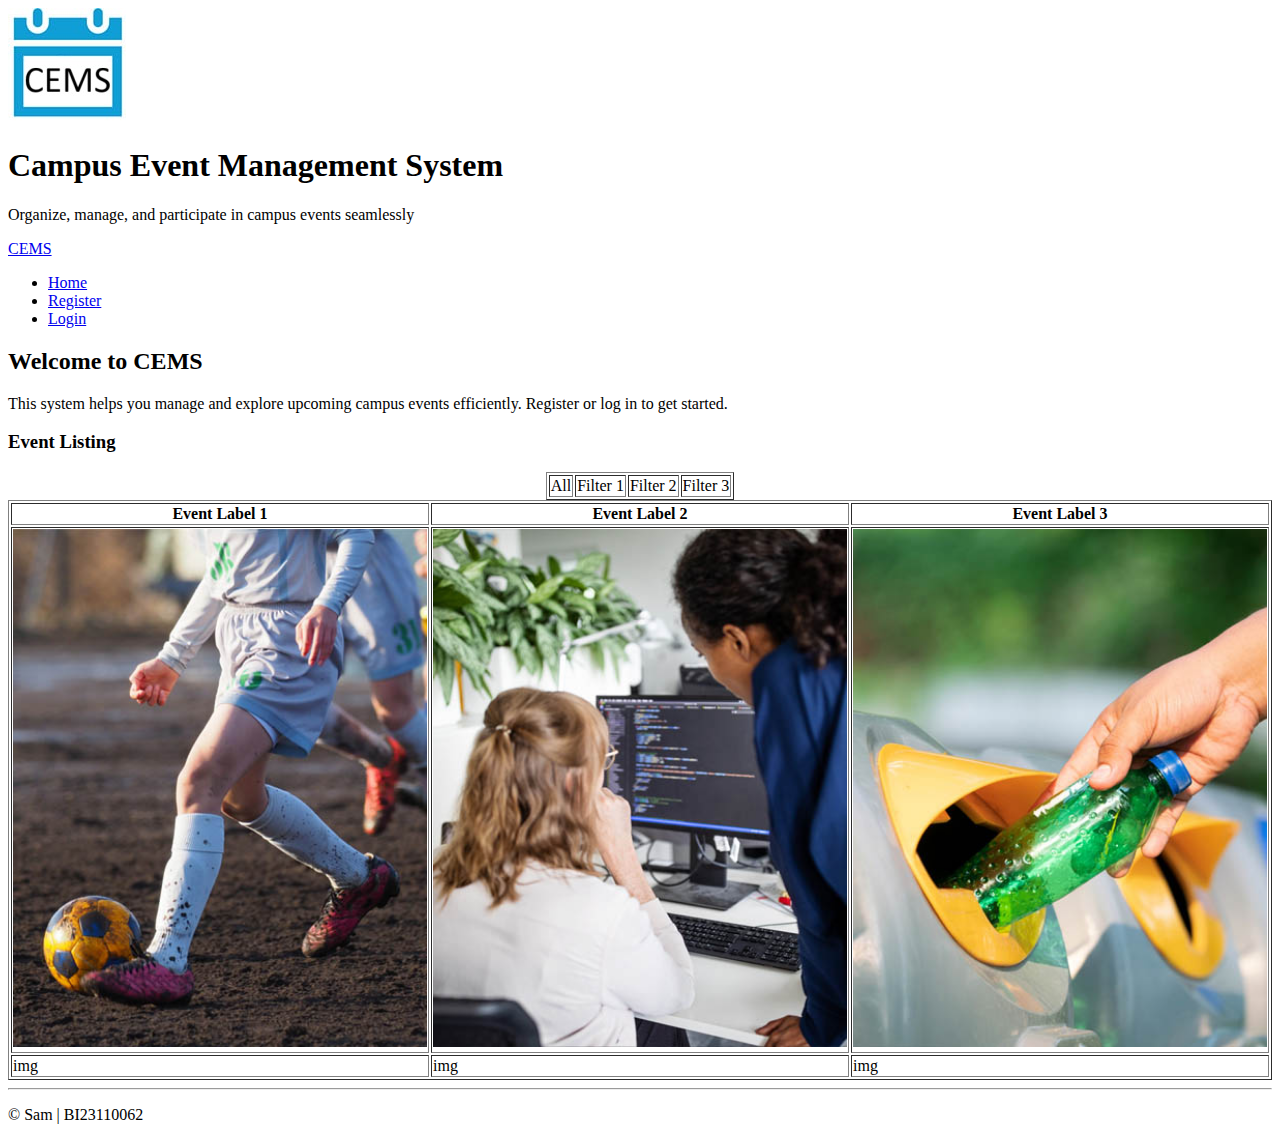
<file: lab01/index.html>
<!DOCTYPE html>
<html lang="en">
<head>
  <meta charset="UTF-8" />
  <title>Campus Event Management System (CEMS)</title>
</head>
<body>
  <header>
    <div></div>
    <div>
      <img src="img/logo.jpg" alt="CEMS Logo">
      <h1>Campus Event Management System</h1>
      <p>Organize, manage, and participate in campus events seamlessly</p>
    </div>
  </header>
  
  <nav>
    <div>
      <a href="#">CEMS</a>
      <ul>
        <li><a href="index.html" >Home</a></li>
        <li><a href="register.html">Register</a></li>
        <li><a href="login.html">Login</a></li>
      </ul>
    </div>
  </nav>
  
  <main>
    <section >
      <h2>Welcome to CEMS</h2>
      <p>
        This system helps you manage and explore upcoming campus events efficiently.
        Register or log in to get started.
      </p>
    </section>
    <section>
          <h3>Event Listing</h3>
            <div>
		      <table border="1" align="center">
		        <tr>
		          <td>All</td>
		          <td>Filter 1</td>
		          <td>Filter 2</td>
		          <td>Filter 3</td>
		        </tr>
		      </table>
		    </div>
		    <div>
		      <table width="100%" border="1">
		        <tr>
		          <th>Event Label 1</th>
		          <th>Event Label 2</th>
		          <th>Event Label 3</th>
		        </tr>
		        <tr>
		          <td><img src="img/event1.jpg" style="width:100%;"></td>
		          <td><img src="img/event2.jpg" style="width:100%;"></td>
		          <td><img src="img/event3.jpg" style="width:100%;"></td>
		        </tr>
		        <tr>
		          <td>img</td>
		          <td>img</td>
		          <td>img</td>
		        </tr>
		      </table>
		    </div>
        </section>
  </main>

  <footer>
        <hr>
        <p>&copy; Sam | BI23110062</p>
    </footer>
</body>
</html>
</file>
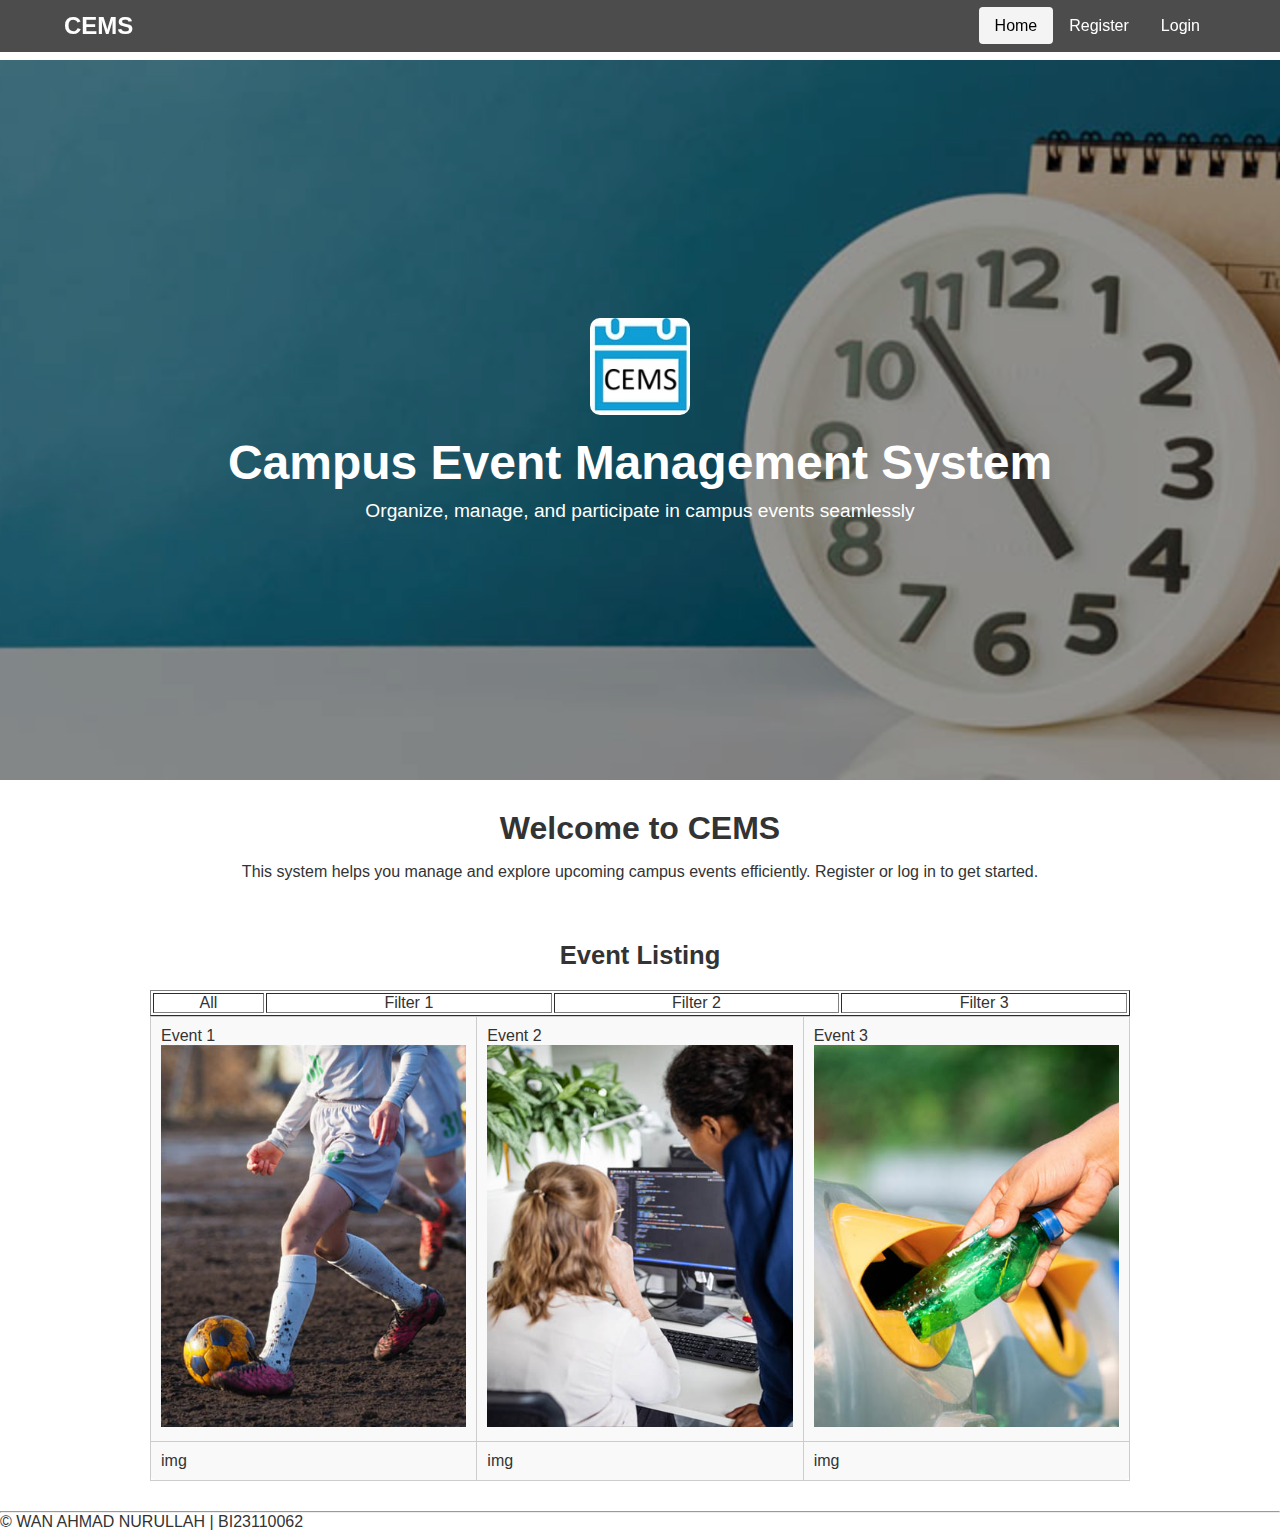
<file: lab03/index.html>
<!DOCTYPE html>
<html lang="en">
<head>
  <meta charset="UTF-8" />
  <meta name="viewport" content="width=device-width, initial-scale=1.0">
  <title>Campus Event Management System (CEMS)</title>
  <link rel="stylesheet" href="css/style.css">
  <link rel="stylesheet" href= "https://cdnjs.cloudflare.com/ajax/libs/font-awesome/6.5.0/css/all.min.css">
</head>
<body>
<!-- Hero Banner Section -->
  <header class="hero">
    <div class="overlay"></div>
    <div class="hero-content">
      <img src="img/logo.jpg" alt="CEMS Logo" class="logo">
      <h1>Campus Event Management System</h1>
      <p>Organize, manage, and participate in campus events seamlessly</p>
    </div>
  </header>
<!-- Navigation Section -->
  <nav class="navbar">
    <div class="nav-container">
      <a href="#" class="brand">CEMS</a>
		  <div class="menu-icon" id="menu-icon">
			<i class="fas fa-bars"></i> 
		  </div>
      <ul class="nav-links" id="nav-links">
        <li><a href="index.html" class="active">Home</a></li>
        <li><a href="register.html">Register</a></li>
        <li><a href="login.html">Login</a></li>
      </ul>
    </div>
  </nav>
 
  <main>
    <section class="intro">
      <h2>Welcome to CEMS</h2>
      <p>
        This system helps you manage and explore upcoming campus events efficiently.
        Register or log in to get started.
      </p>
    </section>
    <section class="listing">
          <h3>Event Listing</h3>
            <div>
		      <table width="100%" border="1" align="center">
		        <tr>
		          <td>All</td>
		          <td>Filter 1</td>
		          <td>Filter 2</td>
		          <td>Filter 3</td>
		        </tr>
		      </table>
		    </div>
		    <div>
		      <table width="100%" border="1" id="event_table">
		        <tr>
		          <td>Event 1<img src="img/event1.jpg" style="width:100%;"></td>
		          <td>Event 2<img src="img/event2.jpg" style="width:100%;"></td>
		          <td>Event 3<img src="img/event3.jpg" style="width:100%;"></td>
		        </tr>
		        <tr>
		          <td>img</td>
		          <td>img</td>
		          <td>img</td>
		        </tr>
		      </table>
		    </div>
        </section>
  </main>
<!-- Footers Section -->
  <footer>
        <hr>
        <p>&copy; WAN AHMAD NURULLAH | BI23110062</p>
    </footer>
 
<!-- JS Section -->
	<script>
		// Toggle mobile menu
        document
		const menuIcon = document.getElementById('menu-icon');
		const navLinks = document.getElementById('nav-links');
		menuIcon.onclick = () => navLinks.classList.toggle('active');
	</script>
</body>
</html>
</file>
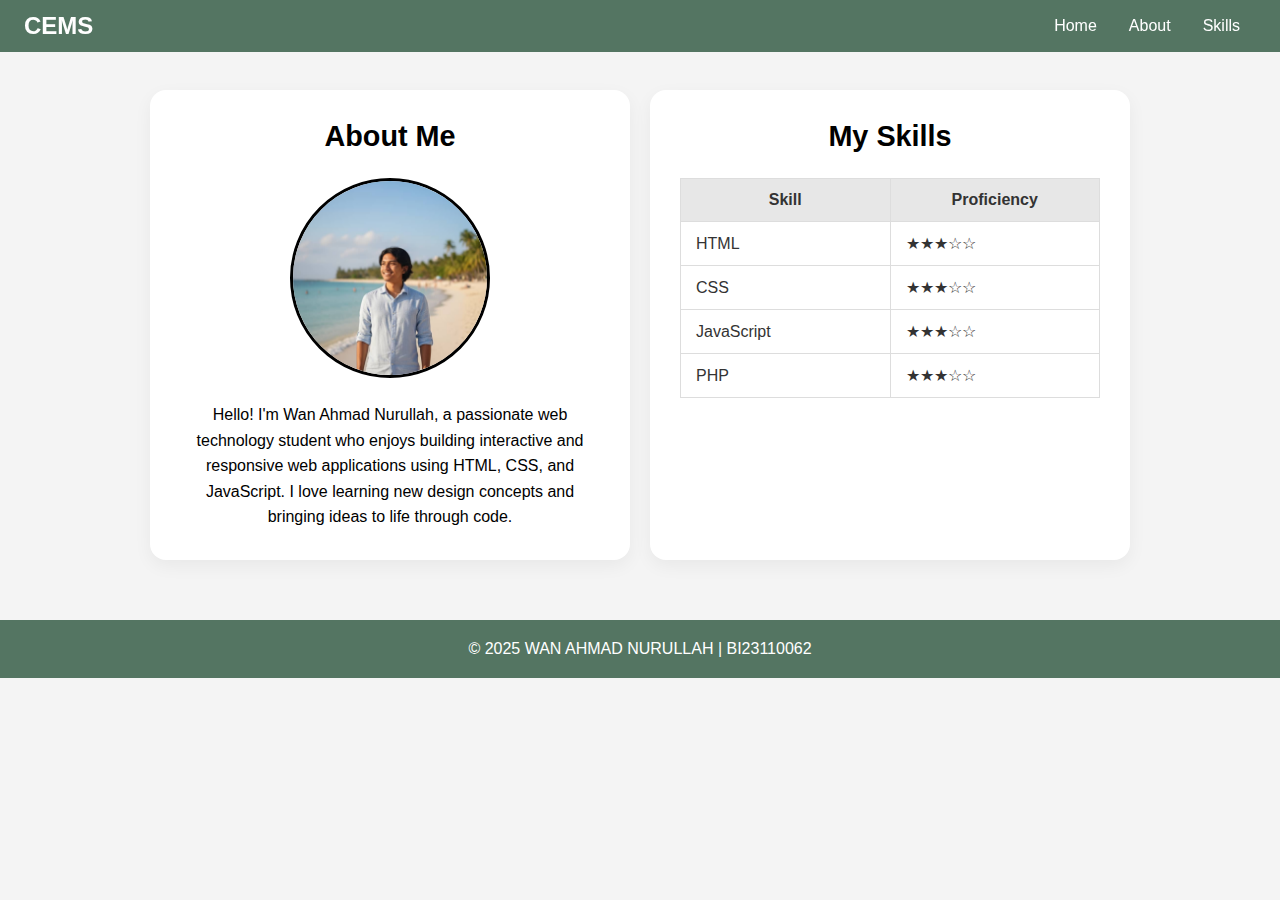
<file: lab_test_01/index.html>
<!DOCTYPE html>
<html lang="en">
<head>
  <meta charset="UTF-8" />
  <meta name="viewport" content="width=device-width, initial-scale=1.0">
  <title>About Me - CEMS</title>
  <link rel="stylesheet" href="style.css">
  <link rel="stylesheet" href= "https://cdnjs.cloudflare.com/ajax/libs/font-awesome/6.5.0/css/all.min.css">


</head>
<body>
  <nav class="navbar"> 
    <div class="nav-container">
      <a href="index.html" class="brand">CEMS</a>
      <div class="menu-icon" id="menu-icon">☰
      </div>
      <ul class="nav-links" id="nav-links">
        <li><a href="#">Home</a></li>
        <li><a href="#">About</a></li>
        <li><a href="#">Skills</a></li>
      </ul>
    </div>
  </nav>
  
  <main>
    <div class="profile-container"> 
      <section class="profile-card about-me">
        <h2>About Me</h2>
        <img src="IMG/me.jpg" class="profile-pic">
        <p>
          Hello! I'm Wan Ahmad Nurullah, a passionate web technology student who
          enjoys building interactive and responsive web applications using HTML,
          CSS, and JavaScript. I love learning new design concepts and bringing
          ideas to life through code. 
        </p>
      </section>

      <section class="profile-card my-skills"> 
        <h2>My Skills</h2>
        
        <table class="skills-table">
          <thead>
            <tr>
              <th>Skill</th>
              <th>Proficiency</th>
            </tr>
          </thead>
          <tbody>
            <tr>
              <td>HTML</td>
             <td class="proficiency">★★★☆☆</td>
            </tr>
            <tr>
              <td>CSS</td>
              <td class="proficiency">★★★☆☆</td>
            </tr>
            <tr>
              <td>JavaScript</td>
              <td class="proficiency">★★★☆☆</td>
            </tr>
            <tr>
              <td>PHP</td>
              <td class="proficiency">★★★☆☆</td>
            </tr>
          </tbody>
        </table>
      </section>

    </div>
  </main>

  <footer> 
    <p>&copy; 2025 WAN AHMAD NURULLAH | BI23110062</p>
  </footer>
  
  <script>
    // Toggle mobile menu
    const menuIcon = document.getElementById('menu-icon');
    const navLinks = document.getElementById('nav-links');
    menuIcon.onclick = () => navLinks.classList.toggle('active');
  </script>
</body>
</html>
</file>
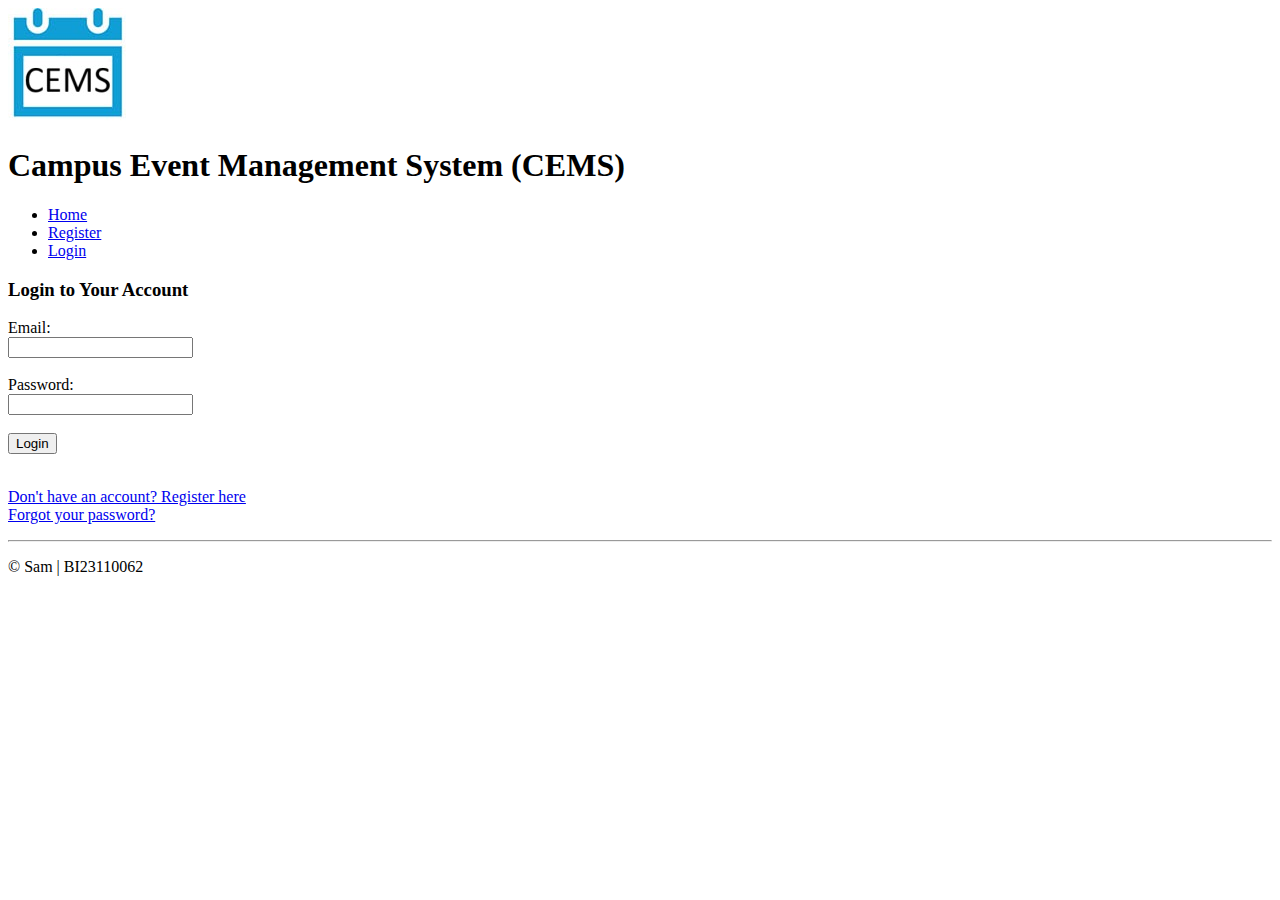
<file: lab01/login.html>
<!DOCTYPE html>
<html lang="en">
<head>
    <meta charset="UTF-8">
    <title>Login - CEMS</title>
</head>
<body>
    <header>
        <div>
            <div><img src="img/logo.jpg"></div>
            <div><h1>Campus Event Management System (CEMS)</h1></div>
        </div>
        <nav>
            <ul>
                <li><a href="index.html">Home</a></li>
                <li><a href="register.html">Register</a></li>
                <li><a href="login.html">Login</a></li>
            </ul>
        </nav>
    </header>
    <main>
    	<section>	   			
			<h3>Login to Your Account</h3>
            <form>
                <label for="email">Email:</label><br>
                <input type="email" id="email" name="email" required><br><br>

                <label for="password">Password:</label><br>
                <input type="password" id="password" name="password" required><br><br>

                <input type="submit" value="Login"><br><br>

                <p>
                    <a href="register.html">Don't have an account? Register here</a><br>
                    <a href="forgot_password.html">Forgot your password?</a>
                </p>
            </form>
        </section>
    </main>

    <footer>
        <hr>
        <p>&copy; Sam | BI23110062</p>
    </footer>
</body>
</html>
</file>
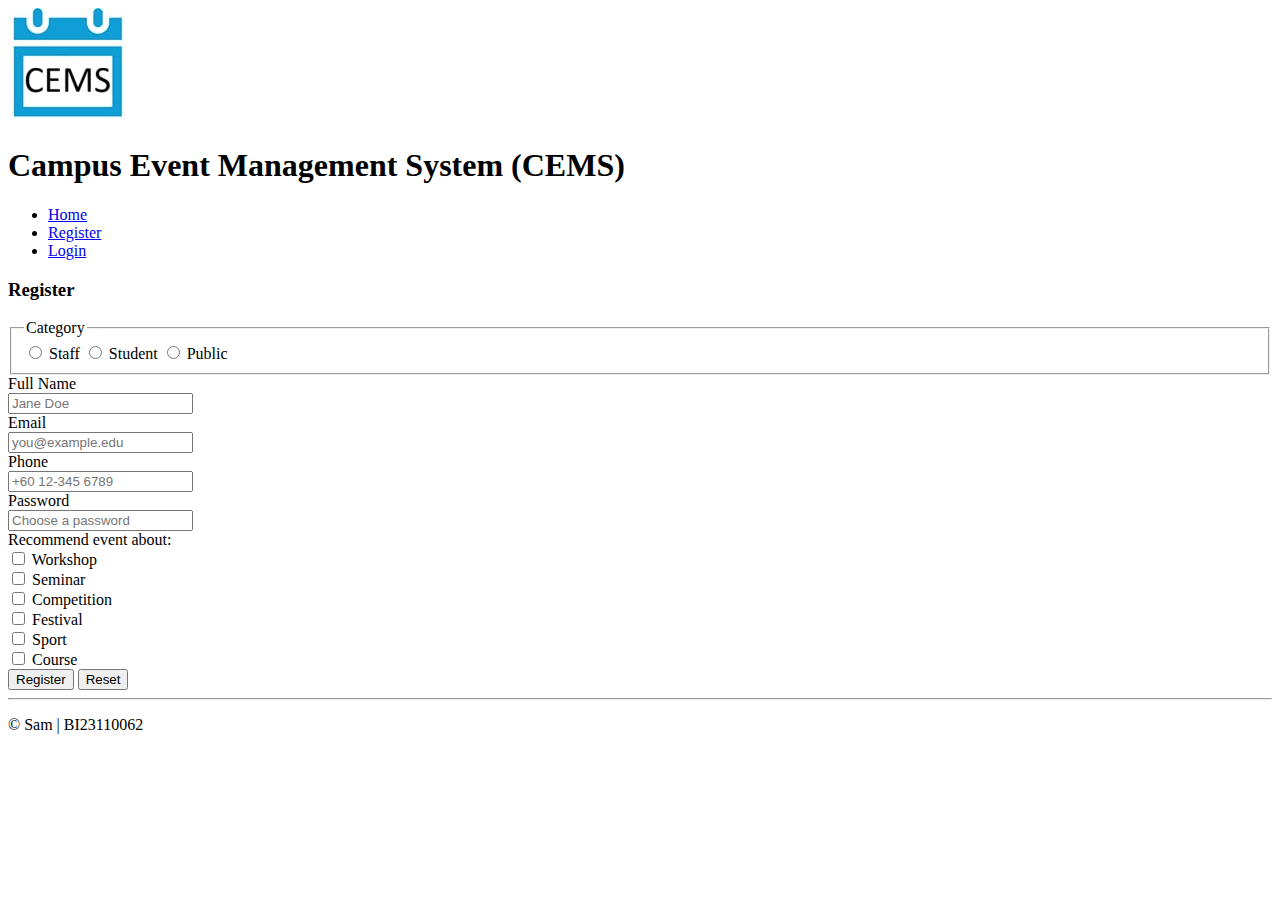
<file: lab01/register.html>
<!DOCTYPE html>
<html lang="en">
<head>
  <meta charset="utf-8" />
  <title>CEMS — Register</title>
</head>
<body>
  <header>
        <div>
            <div><img src="img/logo.jpg"></div>
            <div><h1>Campus Event Management System (CEMS)</h1></div>
        </div>
        <nav>
            <ul>
                <li><a href="index.html">Home</a></li>
                <li><a href="register.html">Register</a></li>
                <li><a href="login.html">Login</a></li>
            </ul>
        </nav>
    </header>

  <main>
    <section>
      <h3>Register</h3>

      <form >
        <fieldset>
          <legend>Category</legend>
          <label>
            <input type="radio" name="category" value="staff" required>
            Staff
          </label>
          <label>
            <input type="radio" name="category" value="student">
            Student
          </label>
          <label>
            <input type="radio" name="category" value="public">
            Public
          </label>
        </fieldset>

        <div>
          <label for="name">Full Name</label><br>
          <input type="text" id="name" name="name" required autocomplete="name" placeholder="Jane Doe">
        </div>

        <div>
          <label for="email">Email</label><br>
          <input type="email" id="email" name="email" required autocomplete="email" placeholder="you@example.edu">
        </div>

        <div>
          <label for="phone">Phone</label><br>
          <input type="tel" id="phone" name="phone" autocomplete="tel" placeholder="+60 12-345 6789">
        </div>        

        <div>
          <label for="password">Password</label><br>
          <input type="password" id="password" name="password" required minlength="6" autocomplete="new-password" placeholder="Choose a password">
        </div>

        <div>
            <label>Recommend event about:</label><br>
            <input type="checkbox" name="event[]" value="workshop"> Workshop<br>
            <input type="checkbox" name="event[]" value="seminar"> Seminar<br>
            <input type="checkbox" name="event[]" value="competition"> Competition<br>
            <input type="checkbox" name="event[]" value="festival"> Festival<br>
            <input type="checkbox" name="event[]" value="sport"> Sport<br>
            <input type="checkbox" name="event[]" value="course"> Course<br>
        </div>

        <div>
          <button type="submit">Register</button>
          <button type="reset">Reset</button>
        </div>
      </form>
    </section>
  </main>

  <footer>
    <hr>
    <p>&copy; Sam | BI23110062</p>
  </footer>
</body>
</html>
</file>
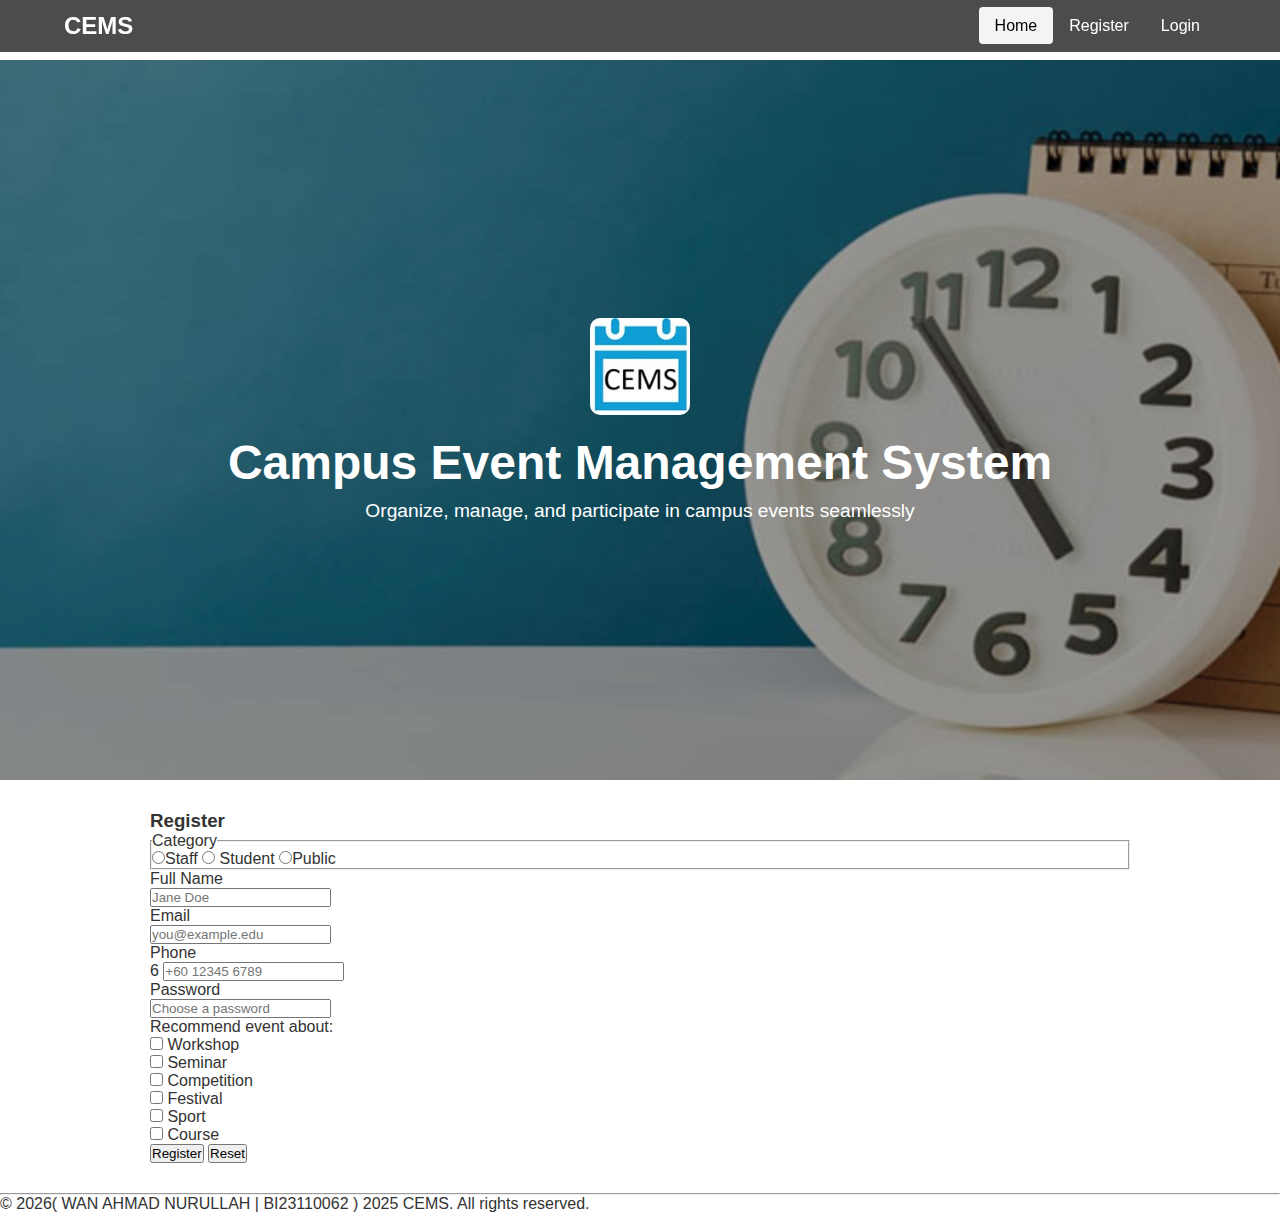
<file: lab03/register.html>
<!DOCTYPE html>
<html lang="en">
<head>
  <meta charset="UTF-8" />
  <meta name="viewport" content="width=device-width, initial-scale=1.0">
  <title>Campus Event Management System (CEMS)</title>
  <link rel="stylesheet" href="css/style.css">
  <link rel="stylesheet" href= "https://cdnjs.cloudflare.com/ajax/libs/font-awesome/6.5.0/css/all.min.css">
</head>
<body>
<!-- Hero Banner Section -->
  <header class="hero">
    <div class="overlay"></div>
    <div class="hero-content">
      <img src="img/logo.jpg" alt="CEMS Logo" class="logo">
      <h1>Campus Event Management System</h1>
      <p>Organize, manage, and participate in campus events seamlessly</p>
    </div>
  </header>
<!-- Navigation Section -->
  <nav class="navbar">
    <div class="nav-container">
      <a href="#" class="brand">CEMS</a>
		  <div class="menu-icon" id="menu-icon">
			<i class="fas fa-bars"></i> 
		  </div>
      <ul class="nav-links" id="nav-links">
        <li><a href="index.html" class="active">Home</a></li>
        <li><a href="register.html">Register</a></li>
        <li><a href="login.html">Login</a></li>
      </ul>
    </div>
  </nav>

    <main> 
    <section> 
      <h3>Register</h3> 
      <form action="" method="post" name="registration_form"> 
        <fieldset> 
          <legend>Category</legend> 
          <label> 
            <input type="radio" name="category" value="staff" required>Staff</label> 
          <label> 
            <input type="radio" name="category" value="student"> Student </label> 
          <label> 
            <input type="radio" name="category" value="public">Public</label> 
        </fieldset> 
 
        <div> 
          <label for="name">Full Name</label><br> 
          <input type="text" id="name" name="name" required autocomplete="name" placeholder="Jane Doe"> 
        </div> 
 
        <div> 
          <label for="email">Email</label><br> 
          <input type="email" id="email" name="email" required autocomplete="email" placeholder="you@example.edu"> 
        </div> 
 
        <div> 
          <label for="phone">Phone</label><br> 
6 
 
          <input type="tel" id="phone" name="phone" autocomplete="tel" placeholder="+60 12345 6789"> 
        </div>         
 
        <div> 
          <label for="password">Password</label><br> 
          <input type="password" id="password" name="password" required minlength="6"autocomplete="new-password" placeholder="Choose a password"> 
        </div> 
 
        <div> 
            <label>Recommend event about:</label><br> 
            <input type="checkbox" name="event[]" value="workshop"> Workshop<br> 
            <input type="checkbox" name="event[]" value="seminar"> Seminar<br> 
            <input type="checkbox" name="event[]" value="competition"> Competition<br> 
            <input type="checkbox" name="event[]" value="festival"> Festival<br> 
            <input type="checkbox" name="event[]" value="sport"> Sport<br> 
            <input type="checkbox" name="event[]" value="course"> Course<br> 
        </div> 
 
        <div> 
          <button type="submit">Register</button> 
          <button type="reset">Reset</button> 
        </div> 
      </form> 
      <p id="output"></p>
    </section> 
  </main> 


<footer id="myfooter">
    <hr>
    <p>&copy;  <span id="y"></span>( WAN AHMAD NURULLAH | BI23110062 ) 2025 CEMS. All rights reserved.</p>
</footer>

<script>
        document.getElementById('y').textContent = new Date().getFullYear();
		// Toggle mobile menu
		const menuIcon = document.getElementById('menu-icon');
		const navLinks = document.getElementById('nav-links');
		menuIcon.onclick = () => navLinks.classList.toggle('active');
        document.addEventListener("DOMContentLoaded", () => { 
const form = document.querySelector("form");     
form.addEventListener("submit", function (e) { 
const checkboxes = 
document.querySelectorAll('input[name="event[]"]'); 
let checked = false; 
8 
9 
 
      // Check if at least one checkbox  selected 
      for (const box of checkboxes) { 
        if (box.checked) { 
          checked = true; 
          break; 
        } 
      } 
 
      if (!checked) { 
        e.preventDefault(); // Stop form submission 
        alert("Please select at least one recommended event."); 
        const output = document.getElementById("output"); 
        output.style.color = "red"; 
        output.textContent = `Please select at least one recommended event.`; 
        return; 
      } 
 
      // Get name and email 
    const name = document.getElementById("name").value.trim(); 
    const email = document.getElementById("email").value.trim(); 
 
    // Display thank you message 
    const output = document.getElementById("output"); 
    output.style.color = "green"; 
    output.textContent = `Thank you ${name} (${email}) for registering.`; e.preventDefault(); // Stop form submission for this time 
 
    }); 
  });
	</script></body>
</html>
</file>
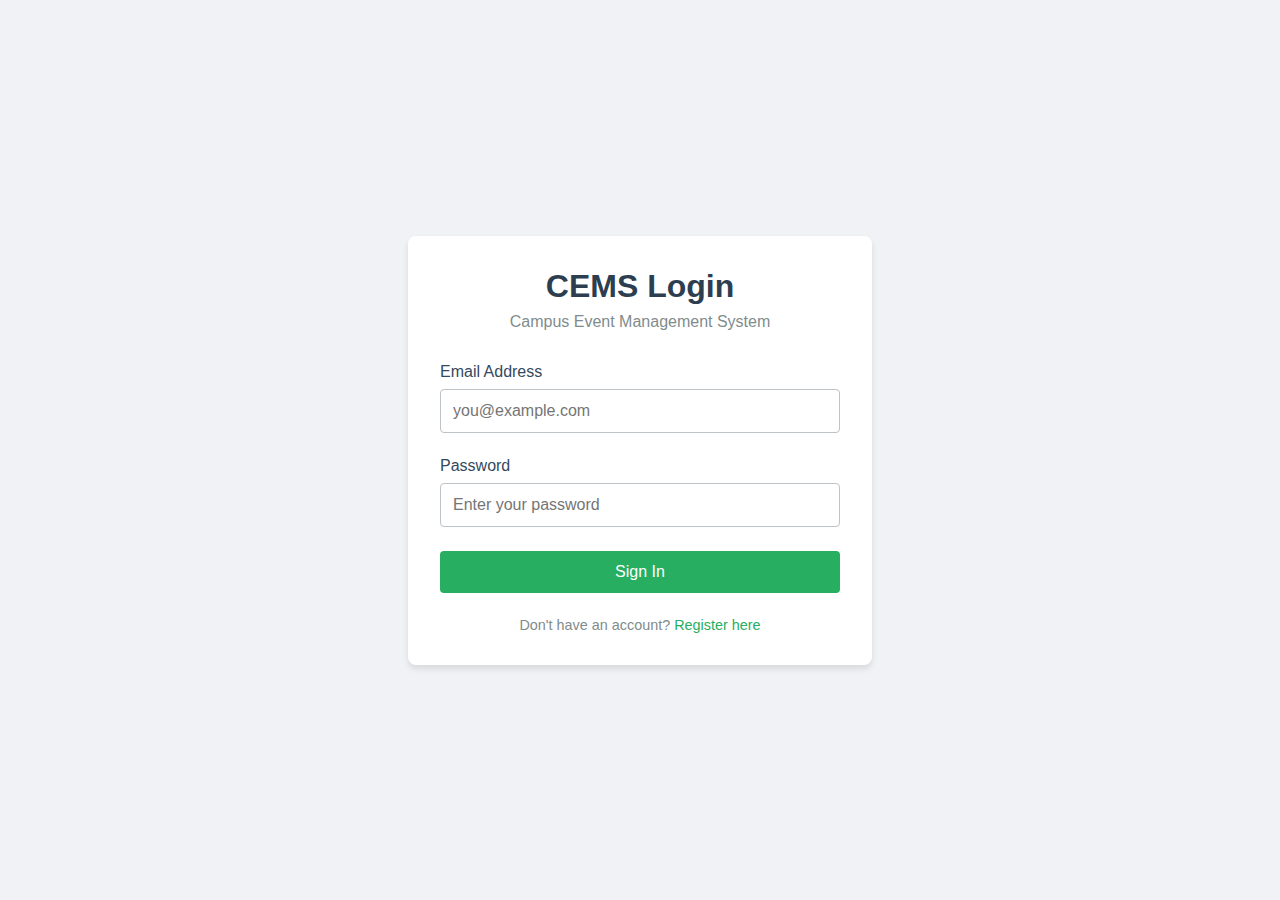
<file: lab06/login.html>
<!DOCTYPE html>
<html lang="en">

<head>
    <meta charset="UTF-8">
    <meta name="viewport" content="width=device-width, initial-scale=1.0">
    <title>Login - CEMS</title>
    <link rel="stylesheet" href="style.css">
</head>

<body class="page-login">
    <div class="container">
        <div class="header">
            <h1>CEMS Login</h1>
            <p>Campus Event Management System</p>
        </div>
        <form action="login_action.php" method="POST">
            <div class="form-group">
                <label for="email">Email Address</label>
                <input type="email" id="email" name="email" required placeholder="you@example.com">
            </div>
            <div class="form-group">
                <label for="password">Password</label>
                <input type="password" id="password" name="password" required placeholder="Enter your password">
            </div>
            <button type="submit">Sign In</button>
        </form>
        <div class="footer">
            Don't have an account? <a href="register.html">Register here</a>
        </div>
    </div>
</body>

</html>
</file>
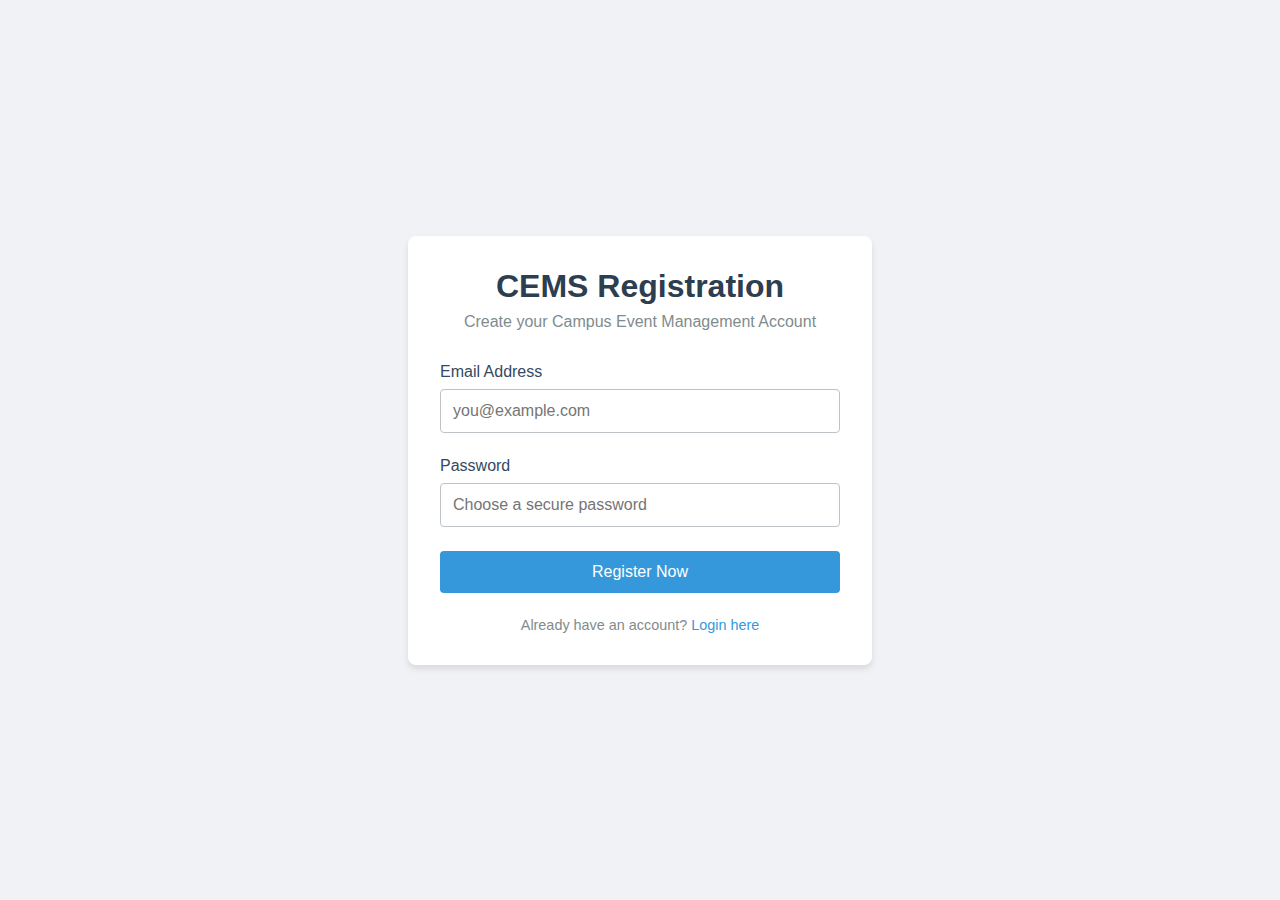
<file: lab06/register.html>
<!DOCTYPE html>
<html lang="en">

<head>
    <meta charset="UTF-8">
    <meta name="viewport" content="width=device-width, initial-scale=1.0">
    <title>Register - CEMS</title>
    <link rel="stylesheet" href="style.css">
</head>

<body class="page-register">
    <div class="container">
        <div class="header">
            <h1>CEMS Registration</h1>
            <p>Create your Campus Event Management Account</p>
        </div>
        <form action="register_action.php" method="POST">
            <div class="form-group">
                <label for="email">Email Address</label>
                <input type="email" id="email" name="email" required placeholder="you@example.com">
            </div>
            <div class="form-group">
                <label for="password">Password</label>
                <input type="password" id="password" name="password" required placeholder="Choose a secure password">
            </div>
            <button type="submit">Register Now</button>
        </form>
        <div class="footer">
            Already have an account? <a href="login.html">Login here</a>
        </div>
    </div>
</body>

</html>
</file>
<file: lab_test_01/style.css>
* {
  margin: 0;
  padding: 0;
  box-sizing: border-box;
}

body {
  font-family: "Arial", sans-serif;
  color: #333;
  background-color: #f4f4f4; 
}


.navbar {
  position: fixed;
  top: 0;
  width: 100%;
  background: rgba(16, 63, 36, 0.7);
  color: #fff;
  z-index: 100;
}

.nav-container {
  display: flex;
  align-items: center;
  justify-content: space-between;
  padding: 12px 24px;
}

.brand {
  font-size: 1.5rem;
  color: #fff;
  text-decoration: none;
  font-weight: bold;
}


.nav-links {
  display: flex;
  list-style: none;
}

.nav-links li a {
  color: #fff;
  text-decoration: none;
  padding: 10px 16px;
  transition: background 0.3s;
}

.nav-links li a:hover,
.nav-links li a.active {
  background: #f4f4f4;
  color: #000;
  border-radius: 4px;
}


.menu-icon {
  display: none;
  font-size: 1.8rem;
  cursor: pointer;
}


main {
  padding: 30px 10px;
  max-width: 1000px;
  margin: auto;
}


.profile-container {
  display: flex;
  flex-wrap: wrap;
  gap: 20px;
  justify-content: center;
  margin-top: 60px; 
}


.profile-card {
  background: #fff;
  padding: 30px;
  max-width: 500px;
  border-radius: 16px;
  box-shadow: 0 6px 18px rgba(0,0,0,0.05);
  flex-grow: 1;
  flex-basis:450px; 
}

.profile-card h2 {
  text-align: center;
  font-size: 1.8rem;
  margin-bottom: 25px;
  color: #000000;
}


.about-me {
  text-align: center;
}

.profile-pic {
  width: 200px;
  height: 200px;
  border-radius: 50%;
  object-fit: cover;
  margin-bottom: 20px;
  border: 3px solid #000000;
}

.about-me p {
  font-size: 1rem;
  line-height: 1.6;
  text-align: left;
  color: #000000;
  text-align: center
}


.skills-table {
  width: 100%;
  border-collapse: collapse;
}

.skills-table th,
.skills-table td {
  padding: 12px 15px;
  border: 1px solid #ddd;
  text-align: left;
}

.skills-table th {
  background-color: #e7e7e7;
  font-weight: bold;
  text-align: center;
}

.skills-table td:last-child {
  width: 50%;
  text-align: left;
}

.skills-table .fa-star {
  color: #000000; 
}

.skills-table .far.fa-star {
  color: #ccc; 
}



@media (max-width: 768px) {
  
  .menu-icon {
    display: block;
  }

  .nav-links {
    position: absolute;
    top: 60px; 
    left: 0;
    background: #103f24; 
    width: 100%;
    flex-direction: column; 
    padding: 0; 
    display: none; 
    transition: all 0.3s ease;
  }

  .nav-links.active {
    display: flex;
  }

  .nav-links li {
    width: 100%; 
    margin: 0; 
    border: none; 
    
    text-align: center;
  }
  
  .nav-links li a {
    display: block; 
    padding: 20px 0; 
    font-size: 1.1rem;
    width: 100%;
    color: white;
  }
  .nav-links li a:hover {
    background-color: rgba(255, 255, 255, 0.1); 
  }

  
  .profile-container {
    flex-direction: column;
    align-items: center;
    margin-top: 70px;
  }

  .profile-card {
    width: 95%;
    margin-bottom: 20px;
  }

  .profile-pic {
    width: 160px;
    height: 160px;
  }
}


footer {
  background: rgba(16, 63, 36, 0.7); /* Footer Colour */
  color: white;
  text-align: center;
  padding: 20px 0;
  margin-top: 30px;
}

footer p {
  margin: 0;
}
</file>
<file: lab06/style.css>
body {
    font-family: 'Segoe UI', Tahoma, Geneva, Verdana, sans-serif;
    background-color: #f0f2f5;
    display: flex;
    justify-content: center;
    align-items: center;
    height: 100vh;
    margin: 0;
}
.container {
    background-color: white;
    padding: 2rem;
    border-radius: 8px;
    box-shadow: 0 4px 6px rgba(0, 0, 0, 0.1);
    width: 100%;
    max-width: 400px;
}
.header {
    text-align: center;
    margin-bottom: 2rem;
}
.header h1 {
    color: #2c3e50;
    margin: 0;
}
.header p {
    color: #7f8c8d;
    margin-top: 0.5rem;
}
.form-group {
    margin-bottom: 1.5rem;
}
label {
    display: block;
    margin-bottom: 0.5rem;
    color: #34495e;
}
input[type="email"],
input[type="password"] {
    width: 100%;
    padding: 0.75rem;
    border: 1px solid #bdc3c7;
    border-radius: 4px;
    box-sizing: border-box;
    font-size: 1rem;
}
button {
    width: 100%;
    padding: 0.75rem;
    color: white;
    border: none;
    border-radius: 4px;
    font-size: 1rem;
    cursor: pointer;
    transition: background-color 0.3s;
}

/* Page Specific Styles */
/* Register Page Colors (Blue) */
.page-register button {
    background-color: #3498db;
}
.page-register button:hover {
    background-color: #2980b9;
}
.page-register .footer a {
    color: #3498db;
}

/* Login Page Colors (Green) */
.page-login button {
    background-color: #27ae60;
}
.page-login button:hover {
    background-color: #219150;
}
.page-login .footer a {
    color: #27ae60;
}

.footer {
    text-align: center;
    margin-top: 1.5rem;
    font-size: 0.9rem;
    color: #7f8c8d;
}
.footer a {
    text-decoration: none;
}
</file>
<file: lab03/css/style.css>
/* Global Reset */
* {
  margin: 0;
  padding: 0;
  box-sizing: border-box;
}
 
body {
  font-family: "Arial", sans-serif;
  color: #333;
}
 
/* ======================
   Hero Banner
====================== */
.hero {
  background: url("../img/banner.jpg") no-repeat center center/cover;
  height: 80vh;
  position: relative;
  display: flex;
  align-items: center;
  justify-content: center;
  text-align: center;
  color: white;
  margin-top: 60px; /* to offset fixed navbar */
}
 
.hero .overlay {
  position: absolute;
  inset: 0;
  background: rgba(0,0,0,0.4);
  z-index: 1;
}
 
.hero-content {
  position: relative;
  z-index: 2;
}
 
.hero .logo {
  width: 100px;
  border-radius: 10px;
  margin-bottom: 16px;
}
 
.hero h1 {
  font-size: clamp(1.8rem, 4vw, 3rem);
  margin-bottom: 10px;
}
 
.hero p {
  font-size: clamp(1rem, 2vw, 1.2rem);
}
 
/* ======================
   Navigation
====================== */
.navbar {
  position: fixed;
  top: 0;
  width: 100%;
  background: rgba(0,0,0,0.7);
  color: #fff;
  z-index: 100;
}
 
.nav-container {
  display: flex;
  align-items: center;
  justify-content: space-between;
  padding: 12px 24px;
  max-width: 1200px;
  margin: auto;
}
 
.brand {
  font-size: 1.5rem;
  color: #fff;
  text-decoration: none;
  font-weight: bold;
}
 
/* Navigation Links */
.nav-links {
  display: flex;
  list-style: none;
}
 
.nav-links li a {
  color: #fff;
  text-decoration: none;
  padding: 10px 16px;
  transition: background 0.3s;
}
 
.nav-links li a:hover,
.nav-links li a.active {
  background: #f4f4f4;
  color: #000;
  border-radius: 4px;
}
 
/* ======================
   Main Section
====================== */
main {
  padding: 30px 10px;
  max-width: 1000px;
  margin: auto;
}
 
.intro {
  text-align: center;  
  margin-bottom: 60px;
}
 
.intro h2 {
  font-size: 2rem;
  margin-bottom: 16px;
}
 
/* Listing Section */
.listing {
  text-align: center;
}
 
.listing h3 {
  font-size: 1.6rem;
  margin-bottom: 20px;
}
 
 
/* Base table style */
#event_table {  
    width: 100%;      
    margin: 0 auto;     
    border-collapse: collapse;
    text-align: left;
    padding: 20px;
    background-color: #f9f9f9;      
    border: 1px solid #ddd;     
    border-radius: 8px;    
}
 
#event_table td:hover {background-color: #C8B4BA;}
 
#event_table td {
    border: 1px solid #ccc;
    padding: 10px;
    vertical-align: top;
}
 
/* Responsive stacking on small screens */
@media (max-width: 768px) {
    #event_table,
    #event_table tr,
    #event_table td {
      display: block;
      width: 100%;
    }
 
    #event_table tr {
        margin-bottom: 15px; /* Space between "rows" */
    }
 
    #event_table td img {
        width: 100%;
        height: auto;
    }
}
 
/*======================
   Hamburger Section
====================== */
/* Hamburger Icon */
.menu-icon {
	display: none;
	font-size: 1.8rem;
	cursor: pointer;
}
/* Responsive Navigation */
@media (max-width: 768px) {
.menu-icon {
	display: block;
}
.nav-links {
	position: absolute;
	top: 60px;
	left: 0;
	background: rgba(0,0,0,0.9);
	width: 100%;
	flex-direction: column;
	align-items: center;
	display: none;
}
.nav-links.active {
	display: flex;
}
.nav-links li {
	margin: 10px 0;
}
}
</file>
